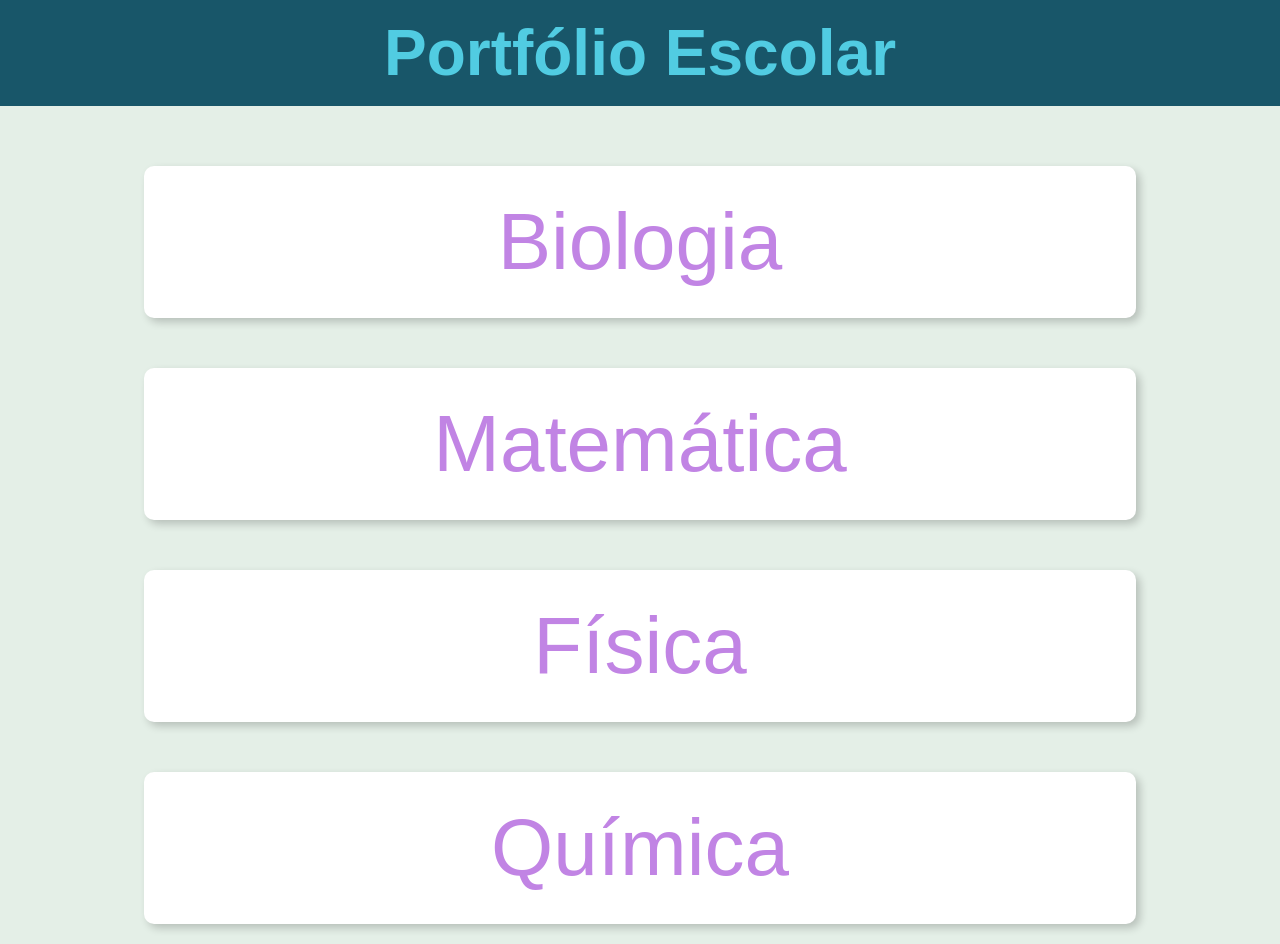
<file: index.html>
<!DOCTYPE html>
<html lang="pt-br">

<head>
    <meta charset="UTF-8">
    <meta http-equiv="X-UA-Compatible" content="IE=edge">
    <meta name="viewport" content="width=device-width, initial-scale=1.0">
    <title>Portfólio</title>
    <link rel="stylesheet" href="styles.css">
    <link href="https://fonts.googleapis.com/icon?family=Material+Icons" rel="stylesheet">

</head>

<body>
    <header>
        <div class="portfolio">
            <h1>Portfólio Escolar</h1>
        </div>
    </header>
    
    <main>
        <section class="container">
            <div class="disciplina">
                <a href="biologia.html"> Biologia</a>
            </div>
            <div class="disciplina">
                <a href="matemática.html"> Matemática</a>
            </div>
            <div class="disciplina">
                <a href="#"> Física</a>
            </div>
            <div class="disciplina">
                <a href="#"> Química</a>
            </div>
        </section>
    </main>
    <footer></footer>
</body>

</html>
</file>
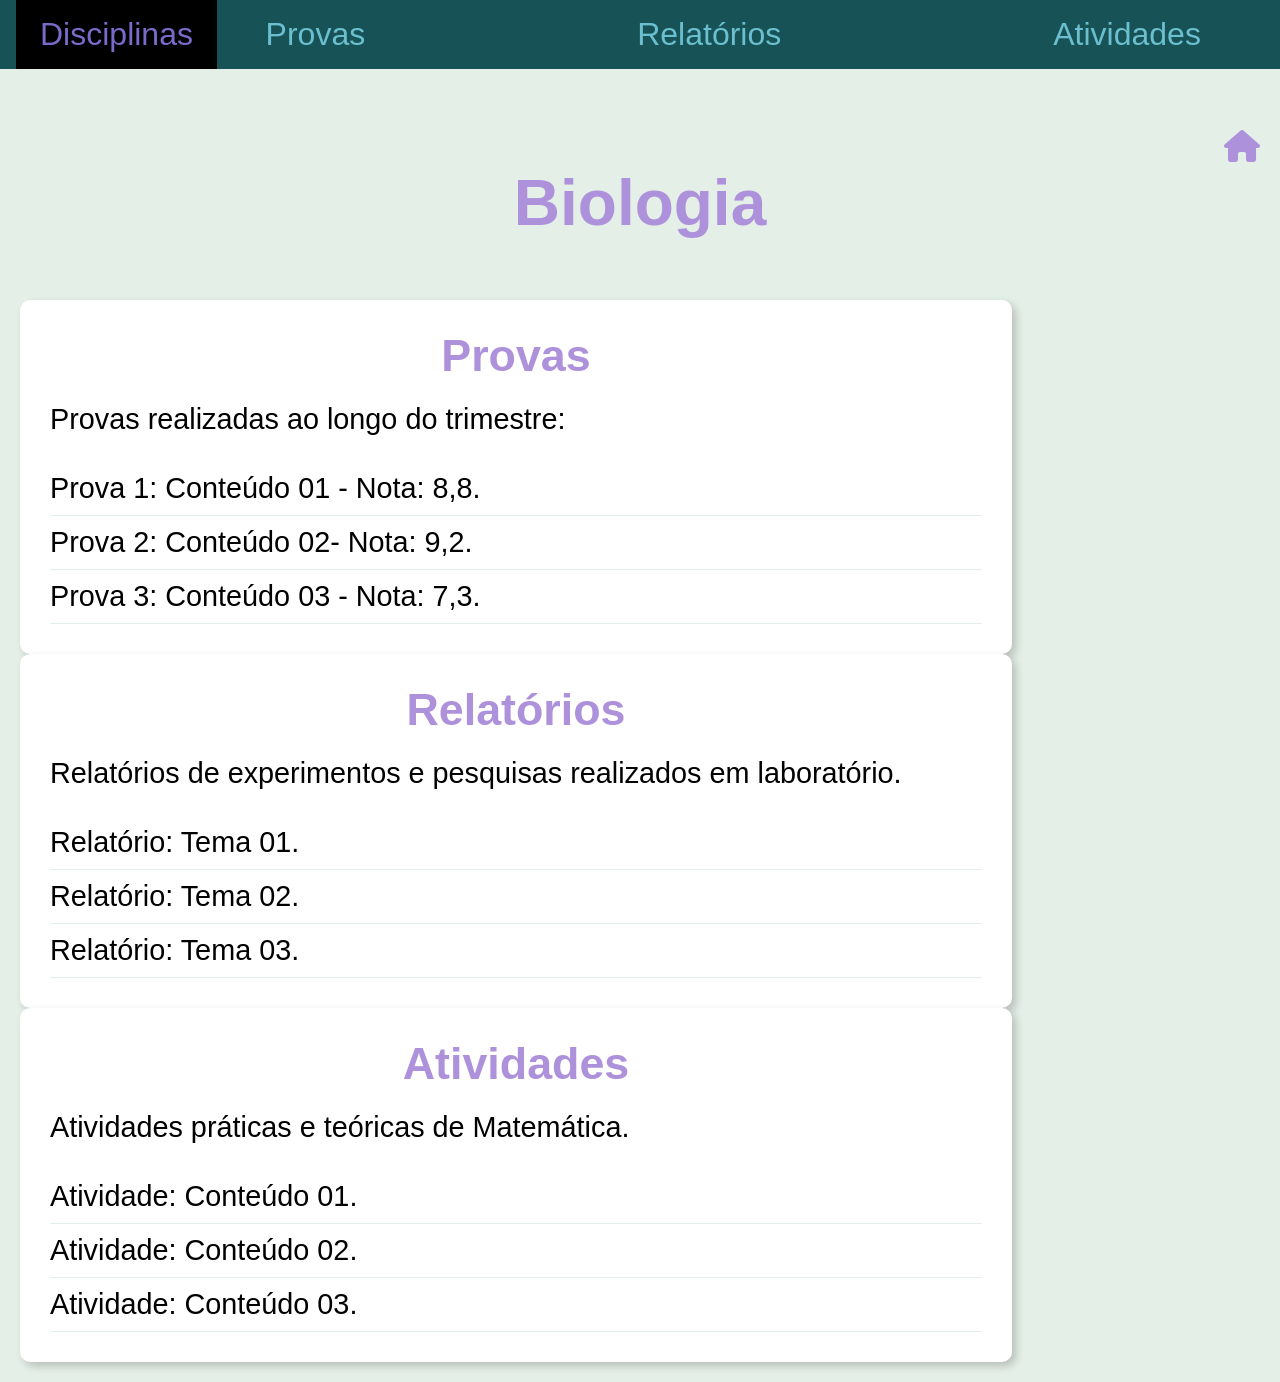
<file: matemática.html>
<!DOCTYPE html>
<html lang="pt-br">

<head>
    <meta charset="UTF-8">
    <meta http-equiv="X-UA-Compatible" content="IE=edge">
    <meta name="viewport" content="width=device-width, initial-scale=1.0">
    <title>Portfólio de Matemática</title>
    <link rel="stylesheet" href="matemática.css">
    <link rel="stylesheet" href="https://cdnjs.cloudflare.com/ajax/libs/font-awesome/6.7.2/css/all.min.css"
        integrity="sha512-Evv84Mr4kqVGRNSgIGL/F/aIDqQb7xQ2vcrdIwxfjThSH8CSR7PBEakCr51Ck+w+/U6swU2Im1vVX0SVk9ABhg=="
        crossorigin="anonymous" referrerpolicy="no-referrer" />
    <link href="https://fonts.googleapis.com/icon?family=Material+Icons" rel="stylesheet">

</head>

<body>
    <header>

        <div class="menu-disciplina">
            <input type="checkbox" id="menu-toggle">
            <label for="menu-toggle" class="botao-disciplinas">Disciplinas</label>
            <div class="lista-vertical">
                <a href="biologia.html">Biologia</a>
                <a href="#">Física</a>
                <a href="#">Química</a>
            </div>
        </div>


        <div class="links-principais">
            <ul class="lista-horizontal">
                <li><a href="#provas">Provas</a></li>
                <li><a href="#relatorios">Relatórios</a></li>
                <li><a href="#atividades">Atividades</a></li>
            </ul>
        </div>
    </header>
    <main>
        <div class="home">
            <a href="./index.html"><i class="fa-solid fa-house"></i></a>
        </div>
        <h1>Biologia</h1>
        <section class="matemática-container">
            <div id="provas" class="conteudo">
                <h2>Provas</h2>
                <p>Provas realizadas ao longo do trimestre:</p>
                <ul>
                    <li>Prova 1: Conteúdo 01 - Nota: 8,8.<span class="block"> <br>Lorem ipsum dolor sit amet, consectetur adipiscing
                            elit, sed do eiusmod tempor incididunt ut labore et dolore magna aliqua. Ut enim ad minim
                            veniam, quis nostrud exercitation ullamco laboris nisi ut aliquip ex ea commodo consequat.
                            Duis aute irure dolor in reprehenderit in voluptate velit esse cillum dolore eu fugiat nulla
                            pariatur. Excepteur sint occaecat cupidatat non proident, sunt in culpa qui officia deserunt
                            mollit anim id est laborum.</span>
                    </li>
                    <li>Prova 2: Conteúdo 02- Nota: 9,2.</li>
                    <li>Prova 3: Conteúdo 03 - Nota: 7,3.</li>
                </ul>
            </div>
            <div id="relatorios" class="conteudo">
                <h2>Relatórios</h2>
                <p>Relatórios de experimentos e pesquisas realizados em laboratório.</p>
                <ul>
                    <li>Relatório: Tema 01. <span class="opacidade"> <br>Lorem ipsum dolor sit amet, consectetur adipiscing
                        elit, sed do eiusmod tempor incididunt ut labore et dolore magna aliqua. Ut enim ad minim
                        veniam, quis nostrud exercitation ullamco laboris nisi ut aliquip ex ea commodo consequat.
                        Duis aute irure dolor in reprehenderit in voluptate velit esse cillum dolore eu fugiat nulla
                        pariatur. Excepteur sint occaecat cupidatat non proident, sunt in culpa qui officia deserunt
                        mollit anim id est laborum.</span></li>
                    <li>Relatório: Tema 02.</li>
                    <li>Relatório: Tema 03.</li>
                </ul>
            </div>
            <div id="atividades" class="conteudo">
                <h2>Atividades</h2>
                <p>Atividades práticas e teóricas de Matemática.</p>
                <ul>
                    <li>Atividade: Conteúdo 01.</li>
                    <li>Atividade: Conteúdo 02.</li>
                    <li>Atividade: Conteúdo 03.</li>
                </ul>
            </div>
        </section>
    </main>
    <footer></footer>
</body>

</html>
</file>
<file: styles.css>
* {
    margin: 0;
    padding: 0;
    box-sizing: border-box;
}

:root{
    --preto: #000000;
    --marinho: #185669;
    --amarelo-claro:#51cce2;
    --roxo-claro:#B2A5FF;
    --verde: #c184e4;
    --azul-claro: #E4EFE7;
    --branco: #FFFFFF;
    --marron-claro: #FAF1E6;
}

body{
    height: 100vh;
    box-sizing: border-box;
    background-color: var(--azul-claro);
    color: var(--preto);
    font-size: 16px;
    font-family: Arial, Helvetica, sans-serif;
}

header {
    display: flex; 
    width: 100%;
    background-color: var(--marinho);
    padding: 1rem;
    justify-content: center;
}

.portfolio h1{
    font-size: 4rem;
    color: var(--amarelo-claro);
}
main {
    margin: 40px auto;
    padding: 20px;
}


.container {
    display: flex;
    flex-direction: column;
    justify-content: space-between;
    align-items: center;
    gap: 50px;
    flex-wrap: wrap;
}

.disciplina {
    display: flex;
    justify-content: center;
    background-color: var(--branco);
    border-radius: 10px;
    padding: 30px;
    width: 80%;
    min-width: 280px;
    box-shadow: 4px 4px 8px rgba(0, 0, 0, 0.2);
    transition: transform 0.3s ease, box-shadow 0.3s ease;
}

.disciplina:hover {
    transform: translateY(-10px) scale(1.05);
    box-shadow: 0 0 0 25px rgba(0, 0, 0, 0.2);
}

.disciplina a {
    color: var(--verde);
    font-size: 5rem;
    text-decoration: none;
}
</file>
<file: matemática.css>
* {
    margin: 0;
    padding: 0;
    box-sizing: border-box;
}

:root {
    --preto: #000000;
    --marinho: #175257;
    --amarelo-claro: #6bbfce;
    --roxo-claro: #796bc9;
    --verde: #ae91db;
    --azul-claro: #E4EFE7;
    --branco: #FFFFFF;
    --marron-claro: #FAF1E6;
}

body {
    height: 100vh;
    box-sizing: border-box;
    background-color: var(--azul-claro);
    color: var(--amarelo-claro);
    font-size: 16px;
    font-family: Arial, Helvetica, sans-serif;
}

header {
    display: flex;
    width: 100%;
    background-color: var(--marinho);
    padding: 1rem;
    position: relative;
    justify-content: center;
}


.menu-disciplina {
    width: 20%;
    display: inline-block;
}

.botao-disciplinas {
    cursor: pointer;
    font-size: 2rem;
    background: none;
    background-color: var(--preto);
    border: none;
    padding: 1.05rem 1.5rem;
    color: var(--roxo-claro);
}

#menu-toggle {
    display: none;
}

.lista-vertical {
    display: none;
    position: absolute;
    background-color: var(--roxo-claro);
    box-shadow: 0 2px 5px var(--marinho);
    min-width: 190px;
    z-index: 1;
    left: 1rem;
    top: 100%;
}

.lista-vertical a {
    color: var(--preto);
    padding: 0.75rem 1rem;
    text-decoration: none;
    font-size: 2rem;
    display: block;
    text-align: center;
}

.lista-vertical a:hover {
    background-color: var(--amarelo-claro);
}

#menu-toggle:checked~.lista-vertical {
    display: block;
}

#menu-toggle:checked+.botao-disciplinas {
    background-color: var(--amarelo-claro);
}

.links-principais {
    width: 80%;
    display: flex;
    justify-content: space-between;
    align-items: center;
}


.lista-horizontal {
    list-style: none;
    display: flex;
    font-size: 2rem;
    gap: 17rem;
}


.lista-horizontal a {
    text-decoration: none;
    color: var(--amarelo-claro);
}

.lista-horizontal a:hover {
    color: var(--preto);
}

main {
    margin: 40px auto;
    padding: 20px;
}

h1 {
    text-align: center;
    color: var(--verde);
    margin-bottom: 60px;
    font-size: 4rem;
}

.biologia-container {
    display: flex;
    flex-direction: column;
    justify-content: space-between;
    align-items: center;
    gap: 50px;
    flex-wrap: wrap;
}

.conteudo {
    background-color: var(--branco);
    border-radius: 10px;
    padding: 30px;
    width: 80%;
    min-width: 280px;
    box-shadow: 4px 4px 8px rgba(0, 0, 0, 0.2);
    transition: transform 0.3s ease, box-shadow 0.3s ease;
}

.conteudo:hover {
    transform: translateY(-10px) scale(1.05);
    box-shadow: 0 0 0 25px rgba(0, 0, 0, 0.2);
}

.conteudo h2 {
    display: flex;
    justify-content: center;
    color: var(--verde);
    margin-bottom: 15px;
    font-size: 2.8rem;
}

.conteudo p {
    line-height: 1.6;
    color: var(--preto);
    margin-bottom: 20px;
    font-size: 1.8rem;
}

.conteudo ul {
    list-style-type: none;
    font-size: 1.8rem;
}

.conteudo ul li {
    padding: 10px 0;
    border-bottom: 1px solid var(--azul-claro);
    transition: transform 0.5s ease;
    color: var(--preto);
}

.conteudo ul li:hover {
    transform: translateX(10px);
    color: var(--verde);
}

.home {
    display: flex;
    justify-content: flex-end;
}

.home a {
    font-size: 2rem;
    color: var(--verde);
}

.conteudo ul li .block {
    display: none;
}

.conteudo ul li:hover .block {
    display: block;
    text-align: justify;
    color: var(--marinho);
    margin-bottom: 5px;
}

.opacidade {
    display: block;
    opacity: 0;
    max-height: 0;
    overflow: hidden;
    transition: opacity 1.5s ease, max-height 1.5s ease;
    color: var(--marinho);
    text-align: justify;
    margin: 0;
    padding: 0;
}

.conteudo ul li:hover .opacidade {
    opacity: 1;
    max-height: 320px;
    text-align: justify;
    color: var(--marinho);
    margin-bottom: 5px;
}
</file>
